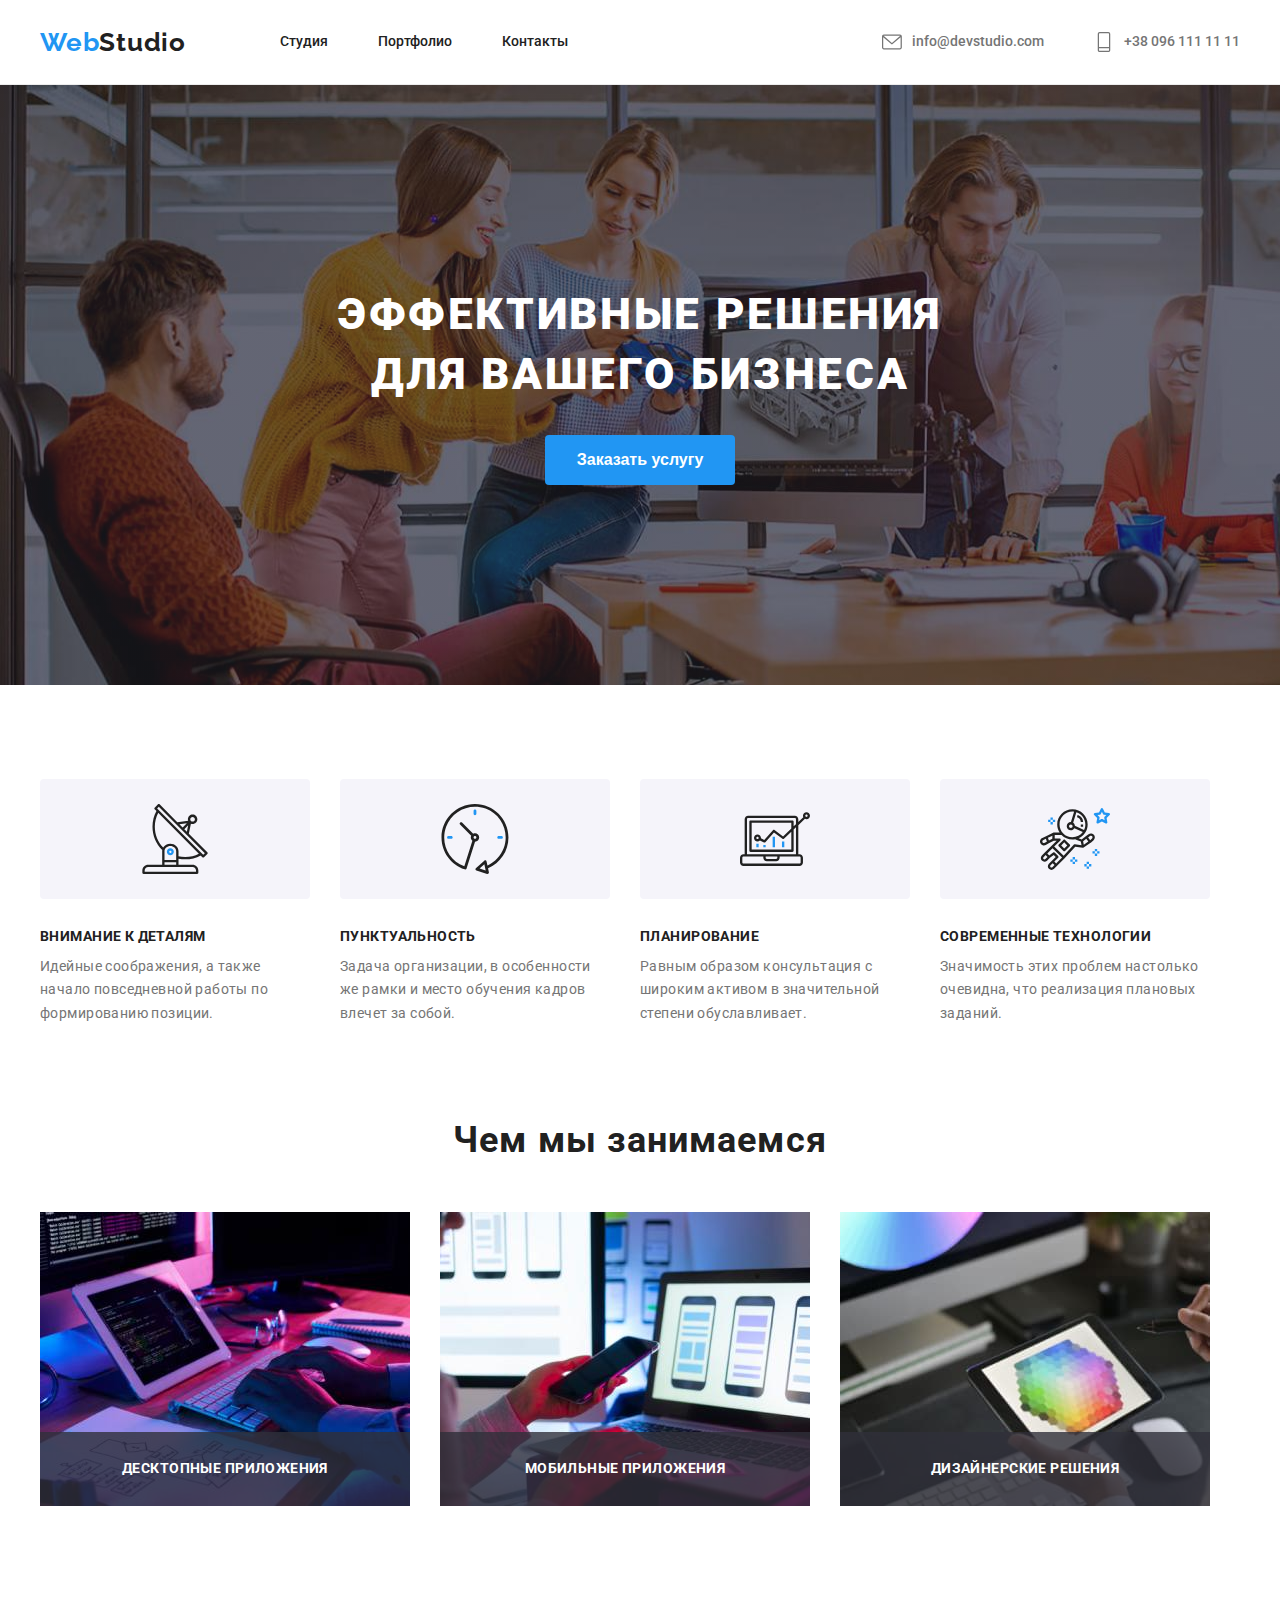
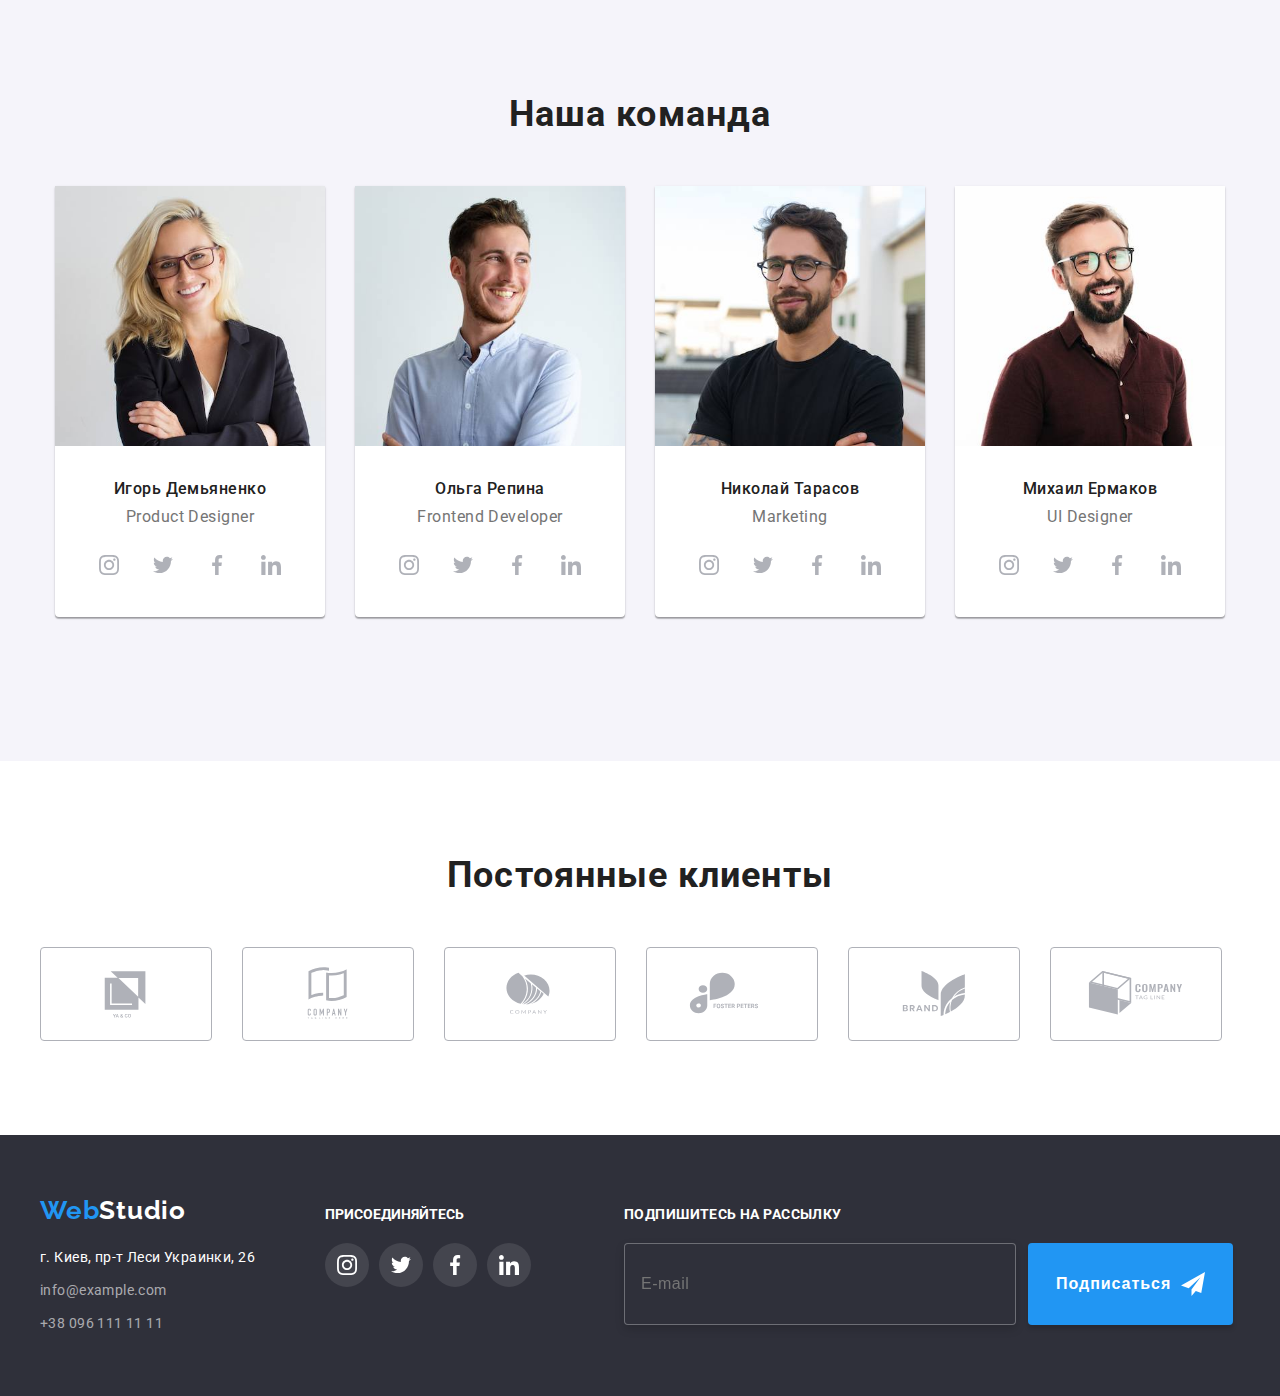
<file: index.html>
<!DOCTYPE html>
<html lang="ru">
<head>
    <meta charset="UTF-8">
    <meta http-equiv="X-UA-Compatible" content="IE=edge">
    <meta name="viewport" content="width=device-width, initial-scale=1.0">
    <link rel="preconnect" href="https://fonts.googleapis.com">
    <link rel="preconnect" href="https://fonts.gstatic.com" crossorigin>
    <link href="https://fonts.googleapis.com/css2?family=Raleway:wght@700&family=Roboto:wght@400;500;700;900&display=swap" rel="stylesheet">
    <link rel="stylesheet" href="https://cdnjs.cloudflare.com/ajax/libs/modern-normalize/1.1.0/modern-normalize.min.css"
        integrity="sha512-wpPYUAdjBVSE4KJnH1VR1HeZfpl1ub8YT/NKx4PuQ5NmX2tKuGu6U/JRp5y+Y8XG2tV+wKQpNHVUX03MfMFn9Q=="
        crossorigin="anonymous" referrerpolicy="no-referrer" />
    <link rel="stylesheet" href="./css/styles.css">
</head>


<body>
    <!-- Header -->
     <header class="header">
         <div class="container">
    <nav class="header-navigation">
        <a class="logo" href=""><span class="logo-text">Web</span>Studio</a>
    <ul class="site-nav">
        <li class="header-content"><a class="header-item current" href="./index.html">Студия</a></li>
        <li class="header-content"><a class="header-item" href="./portfolio.html">Портфолио</a></li>
        <li class="header-content"><a class="header-item" href="">Контакты</a></li>   
    </ul>
</nav>
    <ul class="links">
      <li class="links-item">
          <a href="mailto:info@devstudio.com">
         <svg class="links-soc-icon" width="20" height="20">
        <use href="./images/symbol-defs.svg#icon-header2">
        </use>
        </svg>
        info@devstudio.com</a>
    </li>
      <li class="links-item">
        <a href="tel:+380961111111">
       <svg class="links-soc-icon" width="20" height="20">
        <use href="./images/symbol-defs.svg#icon-header1">
        </use>
        </svg>
        +38 096 111 11 11</a></li>
    </ul>
    </div>
</header>

<!-- Section 1 -->
<main>
<section class="section-1">
     <div class="container">
    <h1 class="title-s1">Эффективные решения для вашего бизнеса</h1>
    <button class="button" type="button" data-modal-open>Заказать услугу</button>
    </div>
</section>


<!-- Section 2 -->
<section class="section-2">
    <div class="container">
    <ul class="section-2-list">  
     <li class="list-s2"> 
         <div class="benefits-icon">
             <div class="benefits-link">
              <svg class="svg-benefits" width="70" height="70">
            <use href="./images/symbol-defs.svg#icon-antenna-1">
            </use> 
            </svg>
            </div>
      <h3 class="list-title" >Внимание к деталям</h3>
      <p class="list-text">Идейные соображения, а также начало повседневной работы по формированию позиции.</p>
      </div>
    </li>
    <li class="list-s2">
         <div class="benefits-icon">
               <div class="benefits-link">
             <svg class="svg-benefits" width="70" height="70">
            <use href="./images/symbol-defs.svg#icon-clock-1">
            </use> 
            </svg>
               </div>
      <h3 class="list-title">Пунктуальность</h3>
      <p class="list-text">Задача организации, в особенности же рамки и место обучения кадров влечет за собой.</p>
      </div>
    </li>
    <li class="list-s2">
        <div class="benefits-icon">
              <div class="benefits-link">
             <svg class="svg-benefits" width="70" height="70">
            <use href="./images/symbol-defs.svg#icon-diagram-1">
            </use> 
            </svg>
              </div>
      <h3 class="list-title">Планирование</h3>
      <p class="list-text">Равным образом консультация с широким активом в значительной степени обуславливает.
    </p>
    </div>
    </li>

    <li class="list-s2">
        <div class="benefits-icon">
              <div class="benefits-link">
            <svg class="svg-benefits" width="70" height="70">
            <use href="./images/symbol-defs.svg#icon-astronaut-1">
            </use> 
            </svg>
              </div>
      <h3 class="list-title">Современные технологии</h3>
      <p class="list-text">Значимость этих проблем настолько очевидна, что реализация плановых заданий.</p>
      </div>
    </li>
    </ul>
    </div>
</section>

    <section>
    <div class="container">
    <h2 class="section-2-title">Чем мы занимаемся</h2>
    <ul class="section2-gallery">

        <li class="section2-item">
            <div class="thumb">
<img class="img" src= "./images/img1.jpg" alt="человек с ноутбуком" height="294" width="370" > 
<p class="label">Десктопные приложения</p>
</div>
 </li>

    <li class="section2-item">
        <div class="thumb">
        <img class="img" src="./images/img2.jpg" alt="человек с телефоном" height="294" width="370">
    <p class="label">Мобильные приложения</p>
    </div>
    </li>

    <li class="section2-item">
        <div class="thumb">
        <img class="img" src="./images/img3.jpg" alt="человек с планшетом" height="294" width="370">
    <p class="label">Дизайнерские решения</p>
    </div>
    </li>
    </ul>
    </div>
</section>

<!--Section 3-->
<section class="section-3">
    <div class="container">
        <h2 class="section-3-main-title">Наша команда</h2>
    <ul class="section3-list">
        <li class="section3-item">
         <img src="./images/img4.jpg" alt="Дизайнер 1" height="260" width="270">
         <div class="section3-tt">
        <h3 class="section-3-title">Игорь Демьяненко</h3>
        <p class="section-3-text">Product Designer</p>

        <ul class="team-list list">
        <li class="team-list-item">
            <a class="team-links" href="">
            <svg class="team-soc-icon" width="20" height="20">
            <use href="./images/symbol-defs.svg#icon-instagram-2">
            </use> 
            </svg>
            </a>
        </li>
        <li class="team-list-item">
            <a class="team-links" href="">
            <svg class="team-soc-icon" width="20" height="20">
            <use href="./images/symbol-defs.svg#icon-twitter-1">
            </use> 
            </svg>
            </a>
        </li>
        <li class="team-list-item">
            <a class="team-links" href="">
            <svg class="team-soc-icon" width="20" height="20">
            <use href="./images/symbol-defs.svg#icon-facebook-1">
            </use> 
            </svg>
            </a>
        </li>
        <li class="team-list-item">
            <a class="team-links" href="">
            <svg class="team-soc-icon" width="20" height="20">
            <use href="./images/symbol-defs.svg#icon-linkedin-1">
            </use> 
            </svg>
            </a>
        </li>
    </ul>
        </div>
    </li>

     <li class="section3-item">
         <img src="./images/img5.jpg" alt="Разработчик" height="260" width="270">
         <div class="section3-tt">
        <h3 class="section-3-title">Ольга Репина</h3>
        <p class="section-3-text">Frontend Developer</p>

        <ul class="team-list list">
        <li class="team-list-item">
            <a class="team-links" href="">
                <svg class="team-soc-icon" width="20" height="20">
            <use href="./images/symbol-defs.svg#icon-instagram-2">
            </use> 
            </svg>
            </a>
        </li>
        <li class="team-list-item">
            <a class="team-links" href="">
            <svg class="team-soc-icon" width="20" height="20">
            <use href="./images/symbol-defs.svg#icon-twitter-1">
            </use> 
            </svg>
            </a>
        </li>
        <li class="team-list-item">
            <a class="team-links" href="">
            <svg class="team-soc-icon" width="20" height="20">
            <use href="./images/symbol-defs.svg#icon-facebook-1">
            </use> 
            </svg>
            </a>
        </li>
        <li class="team-list-item">
            <a class="team-links" href="">
                 <svg class="team-soc-icon" width="20" height="20">
            <use href="./images/symbol-defs.svg#icon-linkedin-1">
            </use> 
            </svg>
            </a>
        </li>
    </ul>
        </div>
        </li>

    <li class="section3-item">
        <img src="./images/img6.jpg" alt="Маркетолог" height="260" width="270">
         <div class="section3-tt">
            <h3 class="section-3-title">Николай Тарасов</h3>
            <p class="section-3-text">Marketing</p>
            <ul class="team-list list">
        <li class="team-list-item">
            <a class="team-links" href="">
            <svg class="team-soc-icon" width="20" height="20">
            <use href="./images/symbol-defs.svg#icon-instagram-2">
            </use> 
            </svg>
            </a>
        </li>
        <li class="team-list-item">
            <a class="team-links" href="">
            <svg class="team-soc-icon" width="20" height="20">
            <use href="./images/symbol-defs.svg#icon-twitter-1">
            </use> 
            </svg>
            </a>
        </li>
        <li class="team-list-item">
            <a class="team-links" href="">
            <svg class="team-soc-icon" width="20" height="20">
            <use href="./images/symbol-defs.svg#icon-facebook-1">
            </use> 
            </svg>
            </a>
        </li>
        <li class="team-list-item">
            <a class="team-links" href="">
            <svg class="team-soc-icon" width="20" height="20">
            <use href="./images/symbol-defs.svg#icon-linkedin-1">
            </use> 
            </svg>
            </a>
        </li>
    </ul>
            </div>
        </li>
    
    <li class="section3-item">
    <img src="./images/img7.jpg" alt="Дизайнер 2" height="260" width="270">
    <div class="section3-tt">
        <h3 class="section-3-title">Михаил Ермаков</h3>
        <p class="section-3-text">UI Designer</p>
        <ul class="team-list list">
        <li class="team-list-item">
            <a class="team-links" href="">
                 <svg class="team-soc-icon" width="20" height="20">
                    <use href="./images/symbol-defs.svg#icon-instagram-2">
                    </use>
                    </svg>
            </a>
        </li>
        <li class="team-list-item">
            <a class="team-links" href="">
            <svg class="team-soc-icon" width="20" height="20">
            <use href="./images/symbol-defs.svg#icon-twitter-1">
            </use> 
            </svg>
            </a>
        </li>
        <li class="team-list-item">
            <a class="team-links" href="">
            <svg class="team-soc-icon" width="20" height="20">
            <use href="./images/symbol-defs.svg#icon-facebook-1">
            </use> 
            </svg>
            </a>
        </li>
        <li class="team-list-item">
            <a class="team-links" href="">
            <svg class="team-soc-icon" width="20" height="20">
            <use href="./images/symbol-defs.svg#icon-linkedin-1">
            </use> 
            </svg>
            </a>
        </li>
    </ul>
        </div>
    </li>
</ul>
</div>
</section>

<!-------------------- Section 4--------------------->

<section class="section-clients">
    <div class="container">
    <h2 class="clients-title">Постоянные клиенты</h2>
    <ul class="section-clients-list">
        <li class="section-clients-item">
              <a class="clients-links" href="">
            <svg class="clients-icon" width="106" height="60">
            <use href="./images/symbol-defs.svg#icon-icon1">
            </use> 
            </svg>
            </a>
        </li>
        <li class="section-clients-item">
              <a class="clients-links" href="">
            <svg class="clients-icon" width="106" height="60">
            <use href="./images/symbol-defs.svg#icon-icon2-svg">
            </use> 
            </svg>
            </a>
        </li>
        <li class="section-clients-item">
              <a class="clients-links" href="">
            <svg class="clients-icon" width="106" height="60">
            <use href="./images/symbol-defs.svg#icon-icon3-svg">
            </use> 
            </svg>
            </a>
        </li>
        <li class="section-clients-item">
              <a class="clients-links" href="">
            <svg class="clients-icon" width="106" height="60">
            <use href="./images/symbol-defs.svg#icon-icon4">
            </use> 
            </svg>
            </a>
        </li>
        <li class="section-clients-item">
              <a class="clients-links" href="">
            <svg class="clients-icon" width="106" height="60">
            <use href="./images/symbol-defs.svg#icon-icon5">
            </use> 
            </svg>
            </a>
        </li>
        <li class="section-clients-item">
              <a class="clients-links" href="">
            <svg class="clients-icon" width="106" height="60">
            <use href="./images/symbol-defs.svg#icon-icon6svg">
            </use> 
            </svg>
            </a>
        </li>
    </ul>
    </div>
</section>
</main>


<!--------------------Footer------------------------->

<footer class="footer">
    <div class="footer-content container">
    <div class="nav-footer">
  <a class="logo-footer" href="">Web<span class="logo-text-footer">Studio</span></a>
<address class="footer-adress">
<ul>
 <li class="adress-footer">
 <a class="adress-street link" href="https://goo.gl/maps/zkPrUZPVj4T2EZEg6" target="_blank" rel="noopener noreferrer">г. Киев, пр-т Леси Украинки, 26</a></li>
<li class="adress-footer link"> <a class="adress-mail link" href="mailto:info@devstudio.com">info@example.com</a></li>
<li class="adress-footer link"> <a class="adress-tel link" href="tel:+380961111111">+38 096 111 11 11</a></li>
</ul>
</div>

<div class="links-footer">
<h3 class="links-title-footer">Присоединяйтесь</h3>
<ul class="links-footer-list list">

    <li class="links-item-footer">
     <a class="soc-links-footer" href="">
    <svg class="footer-icon" width="20" height="20">
    <use href="./images/symbol-defs.svg#icon-instagram-2">
    </use>
    </svg>
    </a>
</li>



<li class="links-item-footer">
 <a href="" class="soc-links-footer">
    <svg class="footer-icon" width="20" height="20">
    <use href="./images/symbol-defs.svg#icon-twitter-1">
    </use>
    </svg>
    </a>
</li>

<li class="links-item-footer">
     <a class="soc-links-footer" href="">
    <svg class="footer-icon" width="20" height="20">
    <use href="./images/symbol-defs.svg#icon-facebook-1">
    </use>
    </svg>  
    </a>   
</li>

<li class="links-item-footer">
     <a class="soc-links-footer" href="">
    <svg class="footer-icon" width="20" height="20">
    <use href="./images/symbol-defs.svg#icon-linkedin-1">
    </use>
    </svg> 
    </a> 
</li>   
</ul>
</address>
</div>

<div class="form-footer">
<form>
  <p class="label-footer">Подпишитесь на рассылку</p>
      <label class="footer-action">
<input class="input" type="email" name="email" id="email" placeholder="E-mail">
 <button class="button-footer" type="submit"><span class="button-name">Подписаться</span>
    <svg class="icon-send" width="24" height="24">
    <use href="./images/symbol-defs.svg#icon-icon-send">
    </use>
    </svg>
</button>
</label>
</form>
</div>
</div>

</footer>

<div class="backdrop is-hidden" data-modal>
    <div class="modal">
        <button class="close" data-modal-close>
        <svg class="modal-icon" width="18" height="18">
        <use href="./images/symbol-defs.svg#icon-close-black-18dp-2-1-1">
        </use>
        </svg>
        </button>

<p class="modal-text">Оставьте свои данные, мы вам перезвоним</p>
 
<form class="form-modal">
    <p class="field-text">Имя</p>
     <div class="modal-input-content">
    <input class="input-modal" type="text" name="username" id="name-field">
    <svg class="field-icon" width="12" height="12">
    <use href="./images/symbol-defs.svg#icon-Vector-2-1">
    </use>
    </svg>
    </div>

    <p class="field-text">Телефон</p>
     <div class="modal-input-content">
    <input class="input-modal" type="tel" name="tel" id="tel">
    <svg class="field-icon" width="12" height="12">
    <use href="./images/symbol-defs.svg#icon-Vector-1-1">
    </use>
    </svg>
    </div>

    <p class="field-text">Почта</p>
     <div class="modal-input-content">
    <input class="input-modal" type="email" name="email" id="e-mail">
    <svg class="field-icon" width="12" height="12">
    <use href="./images/symbol-defs.svg#icon-Vector-3">
    </use>
    </svg>
    </div>

 <div class="modal-text-area">
<p class="field-text">Комментарий</p>
 <textarea class="text-area" type="textarea" name="text-area" id="textarea" placeholder="Введите текст"></textarea>
 </div>

  <div class="checkbox-content">
  <input type="checkbox" class="input-check hidden" id="input-check" name="policy" value="policy">
        <label for="input-check" class="check-text">
            <svg class="check-icon" width="11" height="8">
           <use href="./images/symbol-defs.svg#icon-check-icon">
           </use>
      </svg>
      <span class="check-text"></span>Cоглашаюсь с рассылкой и принимаю <a class="policy-link" href="">Условия договора</a>
        </label>
        </div>
            <button type="submit" class="check-button"><span class="check-button-name">Отправить</span>
            </button>
        </div>

</form>
 </div>
</div>

 <script src="./css/js/modal.js"></script>
</body>
</html>
</file>
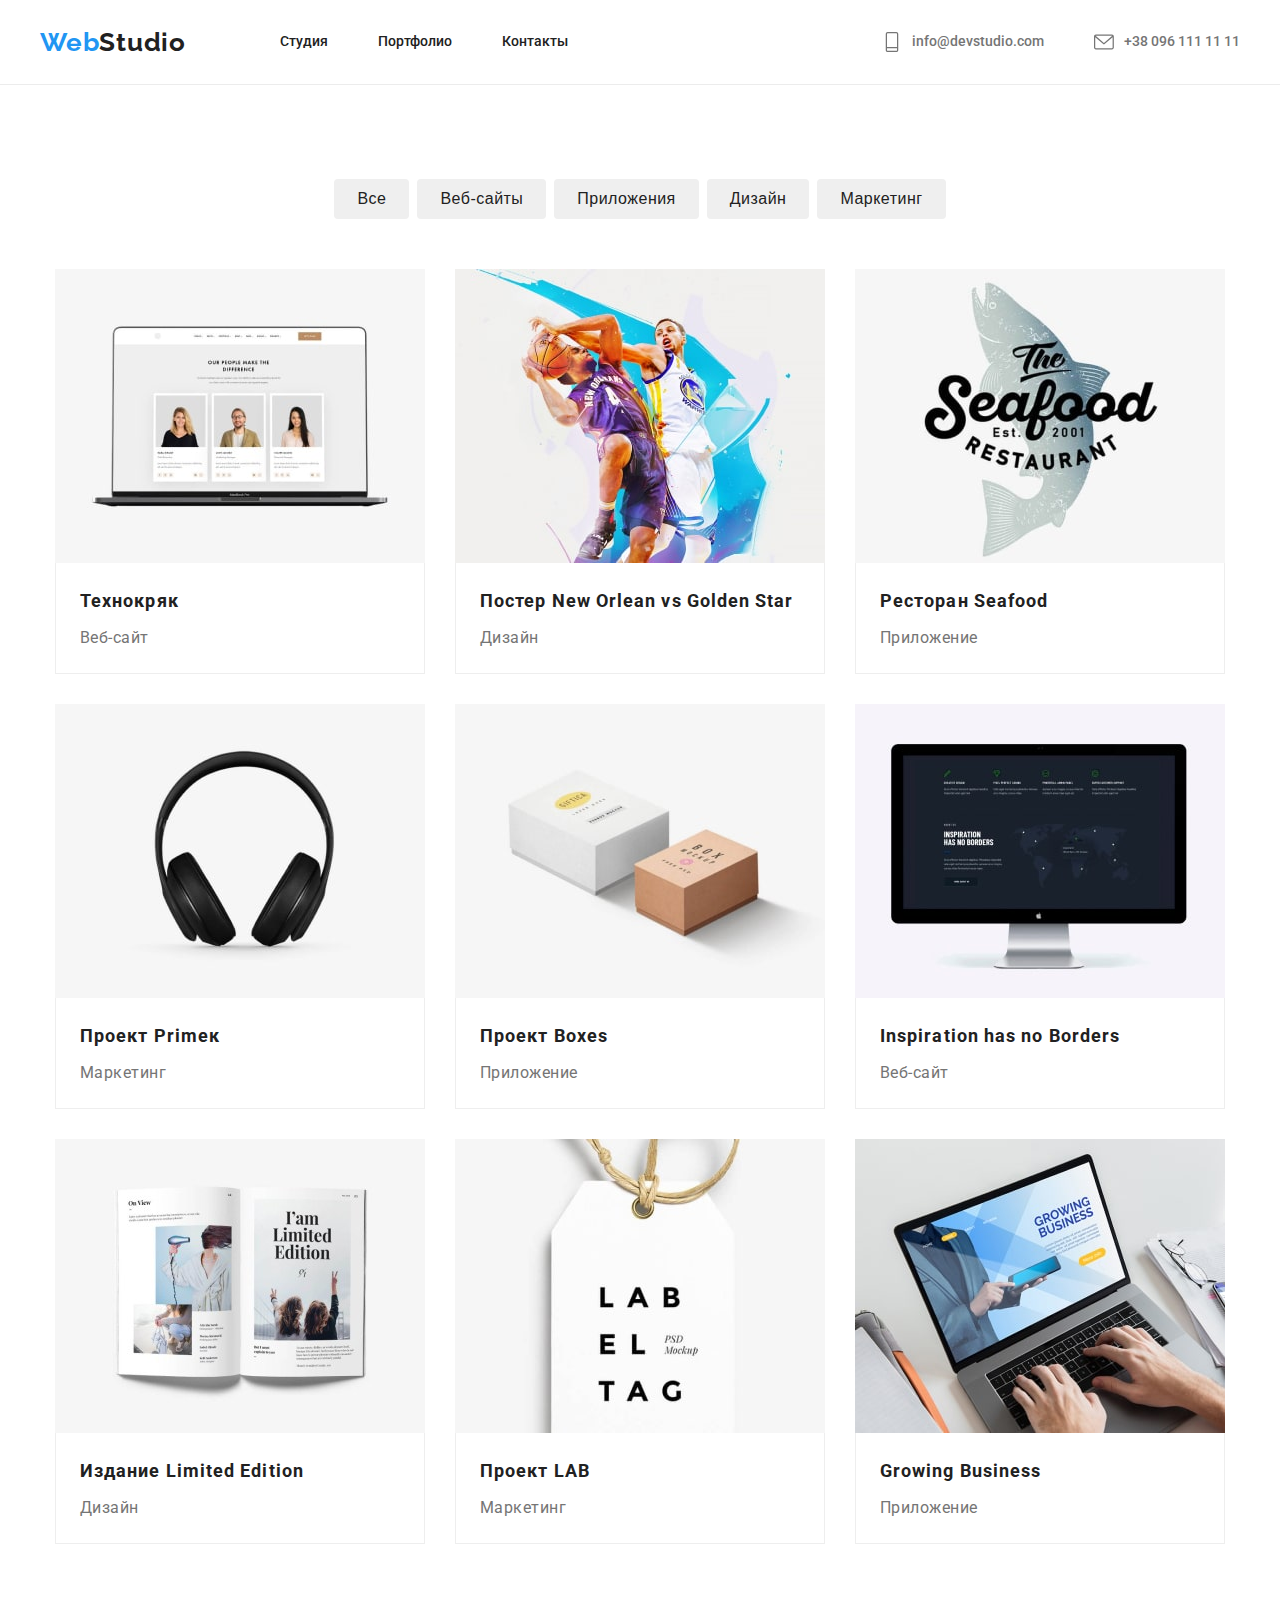
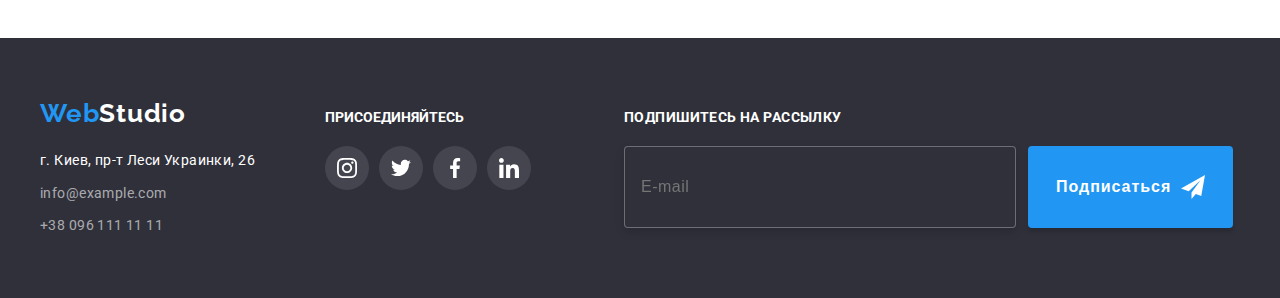
<file: portfolio.html>
<!DOCTYPE html>
<html lang="ru">
<head>
    <meta charset="UTF-8">
    <meta http-equiv="X-UA-Compatible" content="IE=edge">
    <meta name="viewport" content="width=device-width, initial-scale=1.0">
    <link rel="preconnect" href="https://fonts.googleapis.com">
    <link rel="preconnect" href="https://fonts.gstatic.com" crossorigin>
    <link href="https://fonts.googleapis.com/css2?family=Raleway:wght@700&family=Roboto:wght@400;500;700;900&display=swap" rel="stylesheet">
    <link rel="stylesheet" href="https://cdnjs.cloudflare.com/ajax/libs/modern-normalize/1.1.0/modern-normalize.min.css"
        integrity="sha512-wpPYUAdjBVSE4KJnH1VR1HeZfpl1ub8YT/NKx4PuQ5NmX2tKuGu6U/JRp5y+Y8XG2tV+wKQpNHVUX03MfMFn9Q=="
        crossorigin="anonymous" referrerpolicy="no-referrer" />
    <link rel="stylesheet" href="./css/styles.css">
</head>

<body class="body">
 <!-- Header -->
     <header class="header">
         <div class="container">
    <nav class="header-navigation">
        <a class="logo" href=""><span class="logo-text">Web</span>Studio</a>
    <ul class="site-nav">
        <li class="header-content"><a class="header-item" href="./index.html">Студия</a></li>
        <li class="header-content"><a class="header-item current" href="./portfolio.html">Портфолио</a></li>
        <li class="header-content"><a class="header-item" href="">Контакты</a></li>   
    </ul>
</nav>
 <ul class="links">
      <li class="links-item">
          <a href="mailto:info@devstudio.com">
         <svg class="links-soc-icon" width="20" height="20">
        <use href="./images/symbol-defs.svg#icon-header1">
        </use>
        </svg>
        info@devstudio.com</a>
    </li>
      <li class="links-item">
        <a href="tel:+380961111111">
       <svg class="links-soc-icon" width="20" height="20">
        <use href="./images/symbol-defs.svg#icon-header2">
        </use>
        </svg>
        +38 096 111 11 11</a></li>
    </ul>
    </div>
</header>

<main>
    <!-- main section -->
    <section class="section-portfolio">
     <div class="container">
<h1 hidden>main section</h1>

<ul class="filter">
    <li class="button-item"> <button class="btn-filter" type="button">Все</button></li>
    <li class="button-item"><button class="btn-filter" type="button">Веб-сайты</button></li>
    <li class="button-item"><button class="btn-filter" type="button">Приложения</button></li>
    <li class="button-item"><button class="btn-filter" type="button">Дизайн</button></li>
    <li class="button-item"><button class="btn-filter" type="button">Маркетинг</button></li>
</ul>

<ul class="gallery-portfolio">
<li class="gallery-item">
    <a href="" class="gallery-link link">
    <div class="overlay">
    <img class="img" src="./img/img (1)-min.jpg" alt="наши проекты"
    width="370"
    height="294">
    <p class="position-overlay">Ресурс предлагает комплексные предложения с разным уровнем функционала и сервисов. Все это позволит посетителю получить исчерпывающие сведения о компании или частном лице.</p>
      </div>

    <div class="main-tt">
    <h2 class="main-title">Технокряк</h2>
    <p class="main-text">Веб-сайт</p>
    </div>
    </a>
</li>

<li class="gallery-item">
    <a href="" class="gallery-link link">
         <div class="overlay">
    <img class="img" src="./img/img (2)-min.jpg" alt="наши проекты"
    width="370"
    height="294">
    <p class="position-overlay">Ресурс предлагает комплексные предложения с разным уровнем функционала и сервисов. Все это позволит посетителю получить исчерпывающие сведения о компании или частном лице.</p>
         </div>
     <div class="main-tt">
    <h2 class="main-title">Постер New Orlean vs Golden Star</h2>
    <p class="main-text">Дизайн</p>
    </div>
    </a>
</li>

<li class="gallery-item">
    <a href="" class="gallery-link link">
         <div class="overlay">
    <img class="img" src="./img/img (3)-min.jpg" alt="наши проекты"
    width="370"
    height="294">
<p class="position-overlay">Ресурс предлагает комплексные предложения с разным уровнем функционала и сервисов. Все это позволит посетителю получить исчерпывающие сведения о компании или частном лице.</p>
     </div>
     <div class="main-tt">
    <h2 class="main-title">Ресторан Seafood</h2>
    <p class="main-text">Приложение</p>
    </div>
    </a>
</li>

<li class="gallery-item">
    <a href="" class="gallery-link link">
        <div class="overlay">
    <img class="img" src="./img/img (4)-min.jpg" alt="наши проекты"
    width="370"
    height="294">
<p class="position-overlay">Ресурс предлагает комплексные предложения с разным уровнем функционала и сервисов. Все это позволит посетителю получить исчерпывающие сведения о компании или частном лице.</p>
     </div>
    <div class="main-tt">
    <h2 class="main-title">Проект Primeк</h2>
    <p class="main-text">Маркетинг</p>
    </div>
    </a>
</li>

<li class="gallery-item">
    <a href="" class="gallery-link link">
        <div class="overlay">
    <img class="img" src="./img/img (5)-min.jpg" alt="наши проекты"
    width="370"
    height="294">
<p class="position-overlay">Ресурс предлагает комплексные предложения с разным уровнем функционала и сервисов. Все это позволит посетителю получить исчерпывающие сведения о компании или частном лице.</p>
     </div>
      <div class="main-tt">
    <h2 class="main-title">Проект Boxes</h2>
    <p class="main-text">Приложение</p>
    </div>
    </a>
</li>

<li class="gallery-item">
    <a href="" class="gallery-link link">
        <div class="overlay">
    <img class="img" src="./img/img (6)-min.jpg" alt="наши проекты"
   width="370"
    height="294">
<p class="position-overlay">Ресурс предлагает комплексные предложения с разным уровнем функционала и сервисов. Все это позволит посетителю получить исчерпывающие сведения о компании или частном лице.</p>
     </div>
     <div class="main-tt">
    <h2 class="main-title">Inspiration has no Borders</h2>
    <p class="main-text">Веб-сайт</p>
    </div>
    </a>
</li>

<li class="gallery-item">
    <a href="" class="gallery-link link">
         <div class="overlay">
    <img class="img" src="./img/img (9) (1).jpg" alt="наши проекты"
    width="370"
    height="294">
<p class="position-overlay">Ресурс предлагает комплексные предложения с разным уровнем функционала и сервисов. Все это позволит посетителю получить исчерпывающие сведения о компании или частном лице.</p>
     </div>
    <div class="main-tt">
    <h2 class="main-title">Издание Limited Edition</h2>
    <p class="main-text">Дизайн</p>
    </div>
    </a>
</li>

<li class="gallery-item">
    <a href="" class="gallery-link link">
         <div class="overlay">
    <img class="img" src="./img/img (7)-min.jpg" alt="наши проекты"
    width="370"
    height="294">
<p class="position-overlay">Ресурс предлагает комплексные предложения с разным уровнем функционала и сервисов. Все это позволит посетителю получить исчерпывающие сведения о компании или частном лице.</p>
     </div>
    <div class="main-tt">
    <h2 class="main-title">Проект LAB</h2>
    <p class="main-text">Маркетинг</p>
    </div>
    </a>
</li>

<li class="gallery-item">
    <a href="" class="gallery-link link">
         <div class="overlay">
    <img class="img" src="./img/img (8)-min.jpg" alt="наши проекты"
    width="370"
    height="294">
<p class="position-overlay">Ресурс предлагает комплексные предложения с разным уровнем функционала и сервисов. Все это позволит посетителю получить исчерпывающие сведения о компании или частном лице.</p>
     </div>
    <div class="main-tt">
    <h2 class="main-title">Growing Business</h2>
    <p class="main-text">Приложение</p>
    </div>
    </a>
</li>
</ul>
</div>
 </section>
</main>

 <!--Footer-->
<footer class="footer">
    <div class="footer-content container">
     <div class="nav-footer">
  <a class="logo-footer" href="">Web<span class="logo-text-footer">Studio</span></a>
<address class="footer-adress">
<ul>
 <li class="adress-footer">
 <a class="adress-street link" href="https://goo.gl/maps/zkPrUZPVj4T2EZEg6" target="_blank" rel="noopener noreferrer">г. Киев, пр-т Леси Украинки, 26</a></li>
<li class="adress-footer link"> <a class="adress-mail link" href="mailto:info@devstudio.com">info@example.com</a></li>
<li class="adress-footer link"> <a class="adress-tel link" href="tel:+380961111111">+38 096 111 11 11</a></li>
</ul>
</div>

<div class="links-footer">
<h3 class="links-title-footer">Присоединяйтесь</h3>
<ul class="links-footer-list list">

    <li class="links-item-footer">
     <a class="soc-links-footer" href="">
    <svg class="footer-icon" width="20" height="20">
    <use href="./images/symbol-defs.svg#icon-instagram-2">
    </use>
    </svg>
    </a>
</li>



<li class="links-item-footer">
 <a href="" class="soc-links-footer">
    <svg class="footer-icon" width="20" height="20">
    <use href="./images/symbol-defs.svg#icon-twitter-1">
    </use>
    </svg>
    </a>
</li>

<li class="links-item-footer">
     <a class="soc-links-footer" href="">
    <svg class="footer-icon" width="20" height="20">
    <use href="./images/symbol-defs.svg#icon-facebook-1">
    </use>
    </svg>  
    </a>   
</li>

<li class="links-item-footer">
     <a class="soc-links-footer" href="">
    <svg class="footer-icon" width="20" height="20">
    <use href="./images/symbol-defs.svg#icon-linkedin-1">
    </use>
    </svg> 
    </a> 
</li>   
</ul>

</address>
</div>

<div class="form-footer">
<form>
  <p class="label-footer">Подпишитесь на рассылку</p>
      <label class="footer-action">
<input class="input" type="email" name="email" id="email" placeholder="E-mail">
 <button class="button-footer" type="submit"><span class="button-name">Подписаться</span>
    <svg class="icon-send" width="24" height="24">
    <use href="./images/symbol-defs.svg#icon-icon-send">
    </use>
    </svg>
</button>
</label>
</form>
</div>
</div>
</footer>
    
</body>
</html>
</file>
<file: css/styles.css>
/* Style of index.html */

:root {
    --primery-text-color: #212121;
    --text-color: #757575;
    --accent: #2196F3;
    --white: #FFFFFF;
    --primery-background-color: #E5E5E5;
    --second-background-color: #2F303A;
    --third-background-color: #F5F4FA;
}

body {
    margin: 0;
    background-color: var(--white);
    color: var(--primery-text-color);
    font-family: 'Roboto',
        sans-serif;
}

p,
h1,
h2,
h3,
h4,
h5,
h6 {
    margin: 0px;
}

ol,
ul {
    margin: 0px;
    padding-left: 0px;
}

button {
    cursor: pointer;
}

ul {
    list-style: none;
}

.link {
    text-decoration: none;
}

/* --------header------- */

.header {
    display: flex;
    align-items: center;
}

.header-navigation,
.links {
    display: flex;
}

.header>.container {
    display: flex;
}

.links-item {
    display: flex;
}

.header {
    color: var(--white);
    border-bottom: 1px solid #ECECEC;
}

.header-navigation {
    align-items: center;

}

.header-item {
    font-weight: 500;
    font-size: 14px;
    line-height: 1.14;
    text-decoration: none;
    color: rgba(33, 33, 33, 1);
}

.container {
    width: 1200px;
    margin-left: auto;
    margin-right: auto;
    padding-left: 15px;
    padding-right: 15px;
}

.site-nav,
.links {
    display: flex;
}


.links {
    margin-left: auto;
    font-weight: 500;
    font-size: 14px;
    line-height: 1.14;
    text-decoration: none;
    color: rgba(33, 33, 33, 1);
}


.logo {
    font-family: 'Raleway', sans-serif;
    font-weight: 700;
    font-size: 26px;
    line-height: 1.19;
    letter-spacing: 0.03em;
    color: var(--primery-text-color);
    text-decoration: none;
}

.logo {
    margin-right: 94px;
    display: block;
    padding-top: 25px;
    padding-bottom: 25px;
}

.logo-text {
    color: var(--accent);
}

.site-nav {
    transition-duration: 250ms;
    transition-timing-function: cubic-bezier(0.4, 0, 0.2, 1);
}

.site-nav :hover,
.site-nav :focus {
    color: var(--accent);
}

.header-item.current::after {
    content: '';
    color: var(--accent);
}

.header-content:not(:last-child) {
    margin-right: 50px;
}

.links-item:not(:last-child) {
    margin-right: 50px;
}

.header-item {
    display: block;
    padding-top: 32px;
    padding-bottom: 32px;
    position: relative;
    transition: color 250ms cubic-bezier(0.4, 0, 0.2, 1);
}

.header-item::after {
content: "";
display: block;
width: 100%;
height: 5px;
background-color: #2196F3;

position: absolute;
left: 0;
bottom: 0;

opacity: 0;
transform: scaleX(0);
transition: transform 250ms cubic-bezier(0.4, 0, 0.2, 1);
}

.header-item:hover::after{
    opacity: 1;
    transition: opacity;
    transform: scaleX(1);
}

.links {
    display: flex;
    margin-left: auto;
}

.links-item {
    display: flex;
    align-items: center;
    justify-content: center;
}

.links :link {
    font-weight: 500;
    font-size: 14px;
    line-height: 1.14;
    color: rgba(117, 117, 117, 1);
    text-decoration: none;

    padding-top: 32px;
    padding-bottom: 32px;
    display: flex;
    align-items: center;

    transition-property: color;
    transition-duration: 250ms;
    transition-timing-function: cubic-bezier(0.4, 0, 0.2, 1);
}

.links-soc-icon {
    margin-right: 10px;
    fill: currentColor;
}

.links :hover,
.links :focus {
    color: var(--accent);
}

/* ------section-1--------- */

.section-1 {
    background-color: var(--second-background-color);
    background-image: linear-gradient(rgba(47, 48, 58, 0.4),
            rgba(47, 48, 58, 0.4)),
        url(../images/Img\ hero\ jpg.jpg);

    text-align: center;
    padding-top: 200px;
    padding-bottom: 200px;

    max-width: 1600px;

    margin-left: auto;
    margin-right: auto;
}

.title-s1 {
    font-weight: 900;
    font-size: 44px;
    line-height: 1.36;
    letter-spacing: 0.06em;
    text-transform: uppercase;

    width: 696px;
    margin-right: auto;
    margin-left: auto;

    color: var(--white);

    margin-top: 0px;
    margin-bottom: 30px;
}

.button {
    padding: 10px 32px;
    text-align: center;
    border-radius: 4px;
    border: transparent;

    font-weight: 700;
    font-size: 16px;
    line-height: 1.88;
    color: var(--white);
    background-color: var(--accent);
}

.button {
    cursor: pointer;
}

/* ----------------------------------Section 2--------------------------------- */

.section-2 {
    background-color: var(--white);
    padding-top: 94px;
    padding-bottom: 94px;
    margin-left: auto;
    margin-right: auto;
}

.section-2-list {
    display: flex;
    margin-right: 30px;
}

.list-s2 {
    max-width: 270px;
}

.list-s2:not(:last-child) {
    margin-right: 30px;
}


.list-s2:not(:last-child) {
    margin-right: 30px;
}

.list-text {

    font-weight: 400;
    font-size: 14px;
    line-height: 1.7;
    letter-spacing: 0.03em;
    color: var(--text-color);

    margin-top: 0;
    margin-bottom: 0;
}


.list-title {
    font-weight: 700;
    font-size: 14px;
    line-height: 1.14;
    text-transform: uppercase;
    letter-spacing: 0.03em;
    color: var(--primery-text-color);

    margin-top: 0;
    margin-bottom: 10px;
}

.benefits-link {
    height: 120px;
    background-color: #F5F4FA;
    display: flex;
    justify-content: center;
    align-items: center;
    margin-bottom: 30px;
    border-radius: 4px;
}

.img {
    display: block;
    width: 100%;
    height: auto;
}

.section-2-title {
    text-align: center;
    margin-top: 0;
    margin-bottom: 50px;

    font-weight: 700;
    font-size: 36px;
    line-height: 1.16;
    letter-spacing: 0.03em;
    text-align: center;
    color: var(--primery-text-color)
}

.section2-gallery {
    display: flex;
    padding-bottom: 94px;
}

.section2-item:not(:last-child) {
    margin-right: 30px;
}

.thumb {
position: relative;
}

.label {
    position: absolute;
    left: 0;
    bottom: 0;
    width: 100%;

    padding-top: 27px;
    padding-bottom: 27px;
    margin: 0;

    background-color: rgba(47, 48, 58, 0.8);
    font-weight: 700;
    font-size: 14px;
    line-height: 1.4;
    text-align: center;
    letter-spacing: 0.03em;
    text-transform: uppercase;
    
    color: #FFFFFF;
}

/*-------- Section-3------- */

.section-3 {
    background-color: var(--third-background-color);
    padding-top: 94px;
    padding-bottom: 94px;
}

.section-3-main-title {
    text-align: center;
    margin-bottom: 50px;

    font-weight: 700;
    font-size: 36px;
    line-height: 1.16;
    letter-spacing: 0.03em;
    color: var(--primery-text-color)
}

.section3-list {
    display: flex;
    justify-content: center;
}

.section3-tt {
    padding-top: 30px;
    padding-bottom: 30px;
}

.section3-item {
    background-color: var(--white);
    box-shadow: 0px 1px 3px rgba(0, 0, 0, 0.12),
        0px 1px 1px rgba(0, 0, 0, 0.14),
        0px 2px 1px rgba(0, 0, 0, 0.2);
    border-radius: 0px 0px 4px 4px;
    width: calc(100%-90px)/4;
}

.section3-item:not(:last-child) {
    margin-right: 30px;
}

.section-3-title {
    margin-bottom: 10px;
    text-align: center;

    font-weight: 500;
    font-size: 16px;
    line-height: 1.18;
    letter-spacing: 0.03em;
    color: var(--primery-text-color)
}

.section-3-text {
    text-align: center;
    font-weight: 400;
    font-size: 16px;
    line-height: 1.18;
    letter-spacing: 0.03em;
    color: var(--text-color);

    margin-bottom: 16px;
}

.team-list {
    display: flex;
    justify-content: center;
}

.team-list-item {
    height: 44px;
    width: 44px;
}

.team-list-item:not(:last-child) {
    margin-right: 10px;
}

.team-links {
    width: 100%;
    height: 100%;
    background-color: #FFFFFF;
    border-radius: 50%;
    display: flex;
    align-items: center;
    justify-content: center;
    fill: #AFB1B8;

    transition-property: background-color;
    transition-duration: 250ms;
    transition-timing-function: cubic-bezier(0.4, 0, 0.2, 1);
}

.team-soc-icon {
    transition-property: fill;
    transition-duration: 250ms;
    transition-timing-function: cubic-bezier(0.4, 0, 0.2, 1);
}

.section3-list .section3-item {
    box-shadow: 0px 1px 3px rgba(0, 0, 0, 0.12),
        0px 1px 1px rgba(0, 0, 0, 0.14),
        0px 2px 1px rgba(0, 0, 0, 0.2);
    border-radius: 0px 0px 4px 4px;
}

.team-links:hover,
.team-links:focus {
    background-color: #2196F3
}

.team-links:hover .team-soc-icon,
.team-links:focus .team-soc-icon {
    fill: #FFFFFF;
}


/* < !--------------------- Section 4---------------------> */

.section-clients {
    padding-top: 94px;
    padding-bottom: 94px;
    text-align: center;
}

.clients-title {

    font-weight: 700;
    font-size: 36px;
    line-height: 1.16;
    text-align: center;
    letter-spacing: 0.03em;

    color: #212121;

    margin-bottom: 50px;
}

.section-clients-list {
    display: flex;
    margin-right: 30px;
}

.clients-links {
    display: flex;
    border-radius: 4px;

    width: 170px;
    height: 92px;
    background-color: transparent;
    display: flex;
    justify-content: center;
    align-items: center;

    border: 1px solid #AFB1B8;
    
    transition-property: border-color;
    transition-duration: 250ms;
    transition-timing-function: cubic-bezier(0.4, 0, 0.2, 1);
}

.section-clients-item {
    margin-right: 30px;
}

.clients-icon {
    align-items: center;
    justify-content: center;
    fill: #AFB1B8;

    transition-property: fill;
    transition-duration: 250ms;
    transition-timing-function: cubic-bezier(0.4, 0, 0.2, 1);
}

.clients-links:hover .clients-icon,
.clients-links:focus .clients-icon {
    fill: var(--accent);
}

.clients-links:hover,
.clients-links:focus {
    border: 1px solid #2196F3;
}

/*------- Footer------- */

.footer {
    background-color: var(--second-background-color);
    padding-top: 60px;
    padding-bottom: 60px;
}

.footer-content {
    display: flex;
}

.logo-footer {
    display: block;
    font-family: 'Raleway', sans-serif;
    font-weight: 700;
    font-size: 26px;
    line-height: 1.19;
    letter-spacing: 0.03em;
    color: var(--accent);
    text-decoration: none;

    margin-bottom: 20px;
}

.logo-text-footer {
    color: #FFFFFF;
}

.adress-footer:not(:last-child) {
    margin-bottom: 9px;
}

.adress-street,
.adress-mail,
.adress-tel {
    font-style: normal;
    font-weight: 400;
    font-size: 14px;
    line-height: 1.71;
    letter-spacing: 0.03em;
    color: var(--white)
}

.adress-street,
.adress-mail,
.adress-tel {
    display: block;
}

.adress-mail,
.adress-tel {
    color: rgba(255, 255, 255, 0.6);
    
    transition-property: color;
    transition-duration: 250ms;
    transition-timing-function: cubic-bezier(0.4, 0, 0.2, 1);
}

.adress-mail:hover,
.adress-mail:focus,
.adress-tel:hover,
.adress-tel:focus {
    color: rgba(33, 150, 243, 1);
}

.footer-content {
    align-items: baseline;
    display: flex;
}

/* soc-links footer */

.links-footer {
    margin-left: 70px;
}

.links-title-footer {
    font-weight: 700;

    margin-bottom: 20px;
    line-height: 1.14;
    font-size: 14px;
    text-transform: uppercase;

    color: #FFFFFF;
    margin-bottom: 20px;
}

.links-footer-list {
    display: flex;
}

.links-item-footer:not(:last-child) {
    margin-right: 10px;
}

.soc-links-footer {
    width: 44px;
    height: 44px;
    background-color: rgba(255, 255, 255, 0.1);
    border-radius: 50%;
    display: flex;
    justify-content: center;
    align-items: center;
     
    transition-property: background-color;
    transition-duration: 250ms;
    transition-timing-function: cubic-bezier(0.4, 0, 0.2, 1);
}

.footer-icon {
    fill: #FFFFFF
}

.soc-links-footer:hover,
.soc-links-footer:focus {
    background-color: #2196F3;
}

.form-footer {
display: flex;
margin-left: 93px;

}

.label-footer {
margin: 0;
margin-bottom: 20px;
font-weight: 700;
font-size: 14px;
line-height: 1.14;
letter-spacing: 0.03em;
text-transform: uppercase;

color: #FFFFFF;
}

.footer-action{
display: flex;
}

.footer-action > .input {
    width: 358px;
    height: 50px;
    margin-right: 12px;
    padding: 15px 16px;

    border: 1px solid rgba(255, 255, 255, 0.3);
    filter: drop-shadow(0px 4px 4px rgba(0, 0, 0, 0.15));
    border-radius: 4px;
    background-color: #2F303A;;

    font-style: normal;
    font-weight: 400;
    font-size: 16px;
    justify-content: center;
    line-height: 1.25;
    display: flex;
    align-items: center;
    letter-spacing: 0.03em;
    outline: none;
    
    color: rgba(255, 255, 255, 0.6);
    transition: border 250ms cubic-bezier(0.4, 0, 0.2, 1);
}


.button-footer{
padding: 10px 28px;

text-align: center;
border-color: transparent;
justify-content: center;

font-weight: 700;
font-size: 16px;
line-height: 1.85;
letter-spacing: 0.06em;
background-color: #2196F3;
box-shadow: 0px 4px 4px rgba(0, 0, 0, 0.15);
border-radius: 4px;
color: #FFFFFF;
transition: border 250ms cubic-bezier(0.4, 0, 0.2, 1);
align-items: center;
display: flex;
border: none;
}

.icon-send {
    margin-left: 10px;
    fill: #FFFFFF;
    transition: fill 250ms cubic-bezier(0.4, 0, 0.2, 1);
}

.input:hover,
.input:focus{
    border: 1px solid rgba(33, 150, 243, 1);
    filter: drop-shadow(0px 4px 4px rgba(0, 0, 0, 0.15));
    border-radius: 4px;
}

.button-footer:hover,
.button-footer:focus {
border: 1px solid rgba(33, 150, 243, 1);
box-shadow: 0px 4px 4px rgba(0, 0, 0, 0.15);
border-radius: 4px;
}


/*-------- Portfolio------- */

.section-portfolio {
    padding-top: 94px;
    padding-bottom: 94px;
}

.btn-filter {
    font-weight: 500;
    font-size: 16px;
    line-height: 1.62;
    letter-spacing: 0.03em;
    color: var(--primery-text-color);
    transition-property: background-color, color, box-shadow;
    transition-duration: 250ms;
    transition-timing-function: cubic-bezier(0.4, 0, 0.2, 1);
}

.btn-filter {
    cursor: pointer;
}

.filter {
    display: flex;
    justify-content: center;

    margin-top: 0;
    margin-bottom: 50px;
}

.button-item:not(:last-child) {
    margin-right: 8px;
}

.btn-filter:hover,
.btn-filter:focus {
    box-shadow: 0px 3px 1px rgba(0, 0, 0, 0.1),
        0px 1px 2px rgba(0, 0, 0, 0.08),
        0px 2px 2px rgba(0, 0, 0, 0.12);
    border-radius: 4px;
}

.section3-list {
    margin-bottom: 50px;
}

.btn-filter {
    padding-top: 6px;
    padding-right: 22px;
    padding-bottom: 6px;
    padding-left: 22px;

    border-radius: 4px;
    border: 1px solid transparent;
}

.btn-filter:hover,
.btn-filter:focus {
    background-color: var(--accent);
    color: var(--white);
}

.button-item {
    transition-duration: 250ms;
    transition-timing-function: cubic-bezier(0.4, 0, 0.2, 1);
}

.button-item:hover,
.button-item:focus {
    box-shadow: 0px 3px 1px rgba(0, 0, 0, 0.1),
        0px 1px 2px rgba(0, 0, 0, 0.08),
        0px 2px 2px rgba(0, 0, 0, 0.12);
    border-radius: 4px;
}

.gallery-portfolio {
    display: flex;
    flex-wrap: wrap;
    justify-content: center;
}

.gallery-item {
    margin-bottom: 30px;
}


.gallery-item:nth-child(3n) {
    margin-right: 0;
}

.gallery-item:nth-last-child(-n+3) {
    margin-bottom: 0;
}

.gallery-item,
.gallery-items {
    margin-right: 30px;
}

.overlay {
    position: relative;
    overflow: hidden;
}

.position-overlay {
position: absolute;
overflow: hidden;
top: 0;
left: 0;
width: 100%;
height: 100%;
background-color: rgba(33, 150, 243, 0.9);
font-size: 18px;
line-height: 1.55;
color: #FFFFFF;
padding: 63px 24px;
transform: translateY(101%);

transition-property: transform;
transition-duration: 250ms;
transition-timing-function: cubic-bezier(0.4, 0, 0.2, 1);
}

.gallery-link:hover .position-overlay,
.gallery-link:focus .position-overlay {
    transform: translateY(0);
}

.gallery-link {
    display: block;

    transition-property: box-shadow;
    transition-duration: 250ms;
    transition-timing-function: cubic-bezier(0.4, 0, 0.2, 1);
}

.gallery-link:hover,
.gallery-link:focus {
    box-shadow: 0px 1px 1px rgba(0, 0, 0, 0.12),
        0px 4px 4px rgba(0, 0, 0, 0.06),
        1px 4px 6px rgba(0, 0, 0, 0.16);
}

.main-tt {
    padding-top: 20px;
    padding-bottom: 20px;
    padding-left: 24px;
    padding-right: 24px;
    border-bottom: 1px solid #EEEEEE;
    border-right: 1px solid #EEEEEE;
    border-left: 1px solid #EEEEEE;
}

.main-title {
    margin-bottom: 4px;

    font-weight: 700;
    font-size: 18px;
    line-height: 2;
    letter-spacing: 0.06em;
    color: var(--primery-text-color)
}

.main-text {

    font-weight: 400;
    font-size: 16px;
    line-height: 1.87;
    letter-spacing: 0.03em;
    color: var(--text-color)
}

.backdrop {
    position: fixed;
    top: 0;
    left: 0;
    width: 100%;
    height: 100%;
    background-color: rgba(0, 0, 0, 0.2);
    transition-property: visibility,
    opacity;
    transition-duration: 250ms;
    transition-timing-function: cubic-bezier(0.4, 0, 0.2, 1);
}

.backdrop.is-hidden {
    opacity: 0;
    pointer-events: none;
    visibility: hidden;
}


.modal {
    position: absolute;
    min-width: 528px;
    min-height: 581px;
    padding: 40px;

    background: #FFFFFF;
    box-shadow: 0px 1px 3px rgba(0, 0, 0, 0.12),
    0px 1px 1px rgba(0, 0, 0, 0.14),
    0px 2px 1px rgba(0, 0, 0, 0.2);
    border-radius: 4px;

    top: 50%;
    left: 50%;
    transform: translate(-50%, -50%);

    opacity: 1;
    transition-property: transform,
    opacity;
    transition-duration: 250ms;
    transition-timing-function: cubic-bezier(0.4, 0, 0.2, 1);
}

.close {
    position: absolute;
    top: 8px;
    right: 8px;
    width: 30px;
    height: 30px;
   

    background: #FFFFFF;
    border: 1px solid rgba(0, 0, 0, 0.1);
    border-radius: 50%;

    display: flex;
    align-items: center;
    justify-content: center;
    transition: border 250ms cubic-bezier(0.4, 0, 0.2, 1);
}

.close:hover .modal-icon,
.close:focus .modal-icon {
    fill: #188CE8;
}

.close:hover,
.close:focus {
    border: 1px solid rgba(0, 0, 0, 0.1);
}


.modal-close-btn:hover,
.modal-close-btn:focus {
    background-color: rgba(0, 0, 0, 0.1);
    box-shadow: 0px 4px 4px rgba(0, 0, 0, 0.15);
  }

  .modal-field {
    padding-left: 42px;
  }

.modal-text {
    font-weight: 700;
    font-size: 20px;
    line-height: 23px;
    text-align: center;
    letter-spacing: 0.03em;
    margin-bottom: 12px;

    color: #212121;
}

.form-filed,
.modal-text-area {
    margin-bottom: 4px;
    font-size: 12px;
    line-height: 1.7;
    letter-spacing: 0.01em;
    margin-bottom: 4px;
}

.text-area {
    padding: 12px 16px;
}

.field-text {
    font-weight: 400;
    font-size: 12px;
    line-height: 1.16;
    letter-spacing: 0.01em;
    margin-bottom: 4px;
    
    color: #757575;
}

.modal-input-content {
    position: relative;
}

.modal-input-content {
    width: 448px;
    height: 40px;
    margin-bottom: 10px;
}

.input-modal {
   width: 100%;
   height: 100%;
background: #FFFFFF;
border: 1px solid rgba(33, 33, 33, 0.2);
border-radius: 4px;
cursor: pointer;
padding-left: 42px;

transition: border 250ms cubic-bezier(0.4, 0, 0.2, 1);
}

.field-icon {
    position: absolute;
    left: 12px;
    top: 50%;
    transform: translatey(-50%);
    transition: fill 250ms cubic-bezier(0.4, 0, 0.2, 1);
}

.text-area {
border: 1px solid rgba(33, 33, 33, 0.2);
border-radius: 4px;
width: 448px;
height: 120px;
resize: none;

transition: border 250ms cubic-bezier(0.4, 0, 0.2, 1);
}

.input-modal:hover,
.input-modal:focus {
    border: 1px solid #2196F3;
    border-radius: 4px;
}


.input-modal:hover+.field-icon,
.input-modal:focus+.field-icon {
    fill: #188CE8;
}

.text-area:hover,
.text-area:focus {
    border: 1px solid #2196F3;
    border-radius: 4px;
}

.modal-text-area {
margin-bottom: 20px;
}

.text-area {
    cursor: pointer;
}


.input-check {
    font-size: 14px;
    line-height: 1.71;
    letter-spacing: 0.03em;
    color: #757575;

    position: absolute;
    width: 1px;
    height: 1px;
    margin: -1px;
    border: 0;
    padding: 0;
    clip: rect(0 0 0 0);
    overflow: hidden;
}

.check-text{
font-size: 14px;
line-height: 1.71;
letter-spacing: 0.03em;
color: #757575;
}

.input-check:checked+.check-text .check-icon {
    background-color: #188CE8;
    border-color: transparent;
    fill: #FFFFFF;
}

.policy-link {
    margin-left: 3px;
    font-size: 14px;
    line-height: 1.71;
    text-decoration-line: underline;
    color: #188CE8;
}

.check-icon {
width: 16px;
height: 15px;
margin-right: 8px;
border: 2px solid #000000;
border-radius: 2px;
fill: transparent;
}

.check-button {
    margin: 0 auto;
    padding: 0;
    font-family: inherit;
    font-weight: 700;
    font-size: 16px;
    line-height: 1.88;
    letter-spacing: 0.06em;
    border-radius: 4px;
    border-color: transparent;
    background-color: #188CE8;
    color: #FFFFFF;
    transition: box-shadow 250ms cubic-bezier(0.4, 0, 0.2, 1),
    background-color 250ms cubic-bezier(0.4, 0, 0.2, 1);
    align-items: center;
    display: flex;
    justify-content: center;
    cursor: pointer;

    padding: 10px 55px;
}

.checkbox-content {
    display: flex;
    margin-bottom: 30px;
    align-items: center;
    justify-content: center;

}

.check-button:hover,
.check-button:focus {
background-color: #188CE8;
box-shadow: 0px 4px 4px rgba(0, 0, 0, 0.15);
}
</file>
